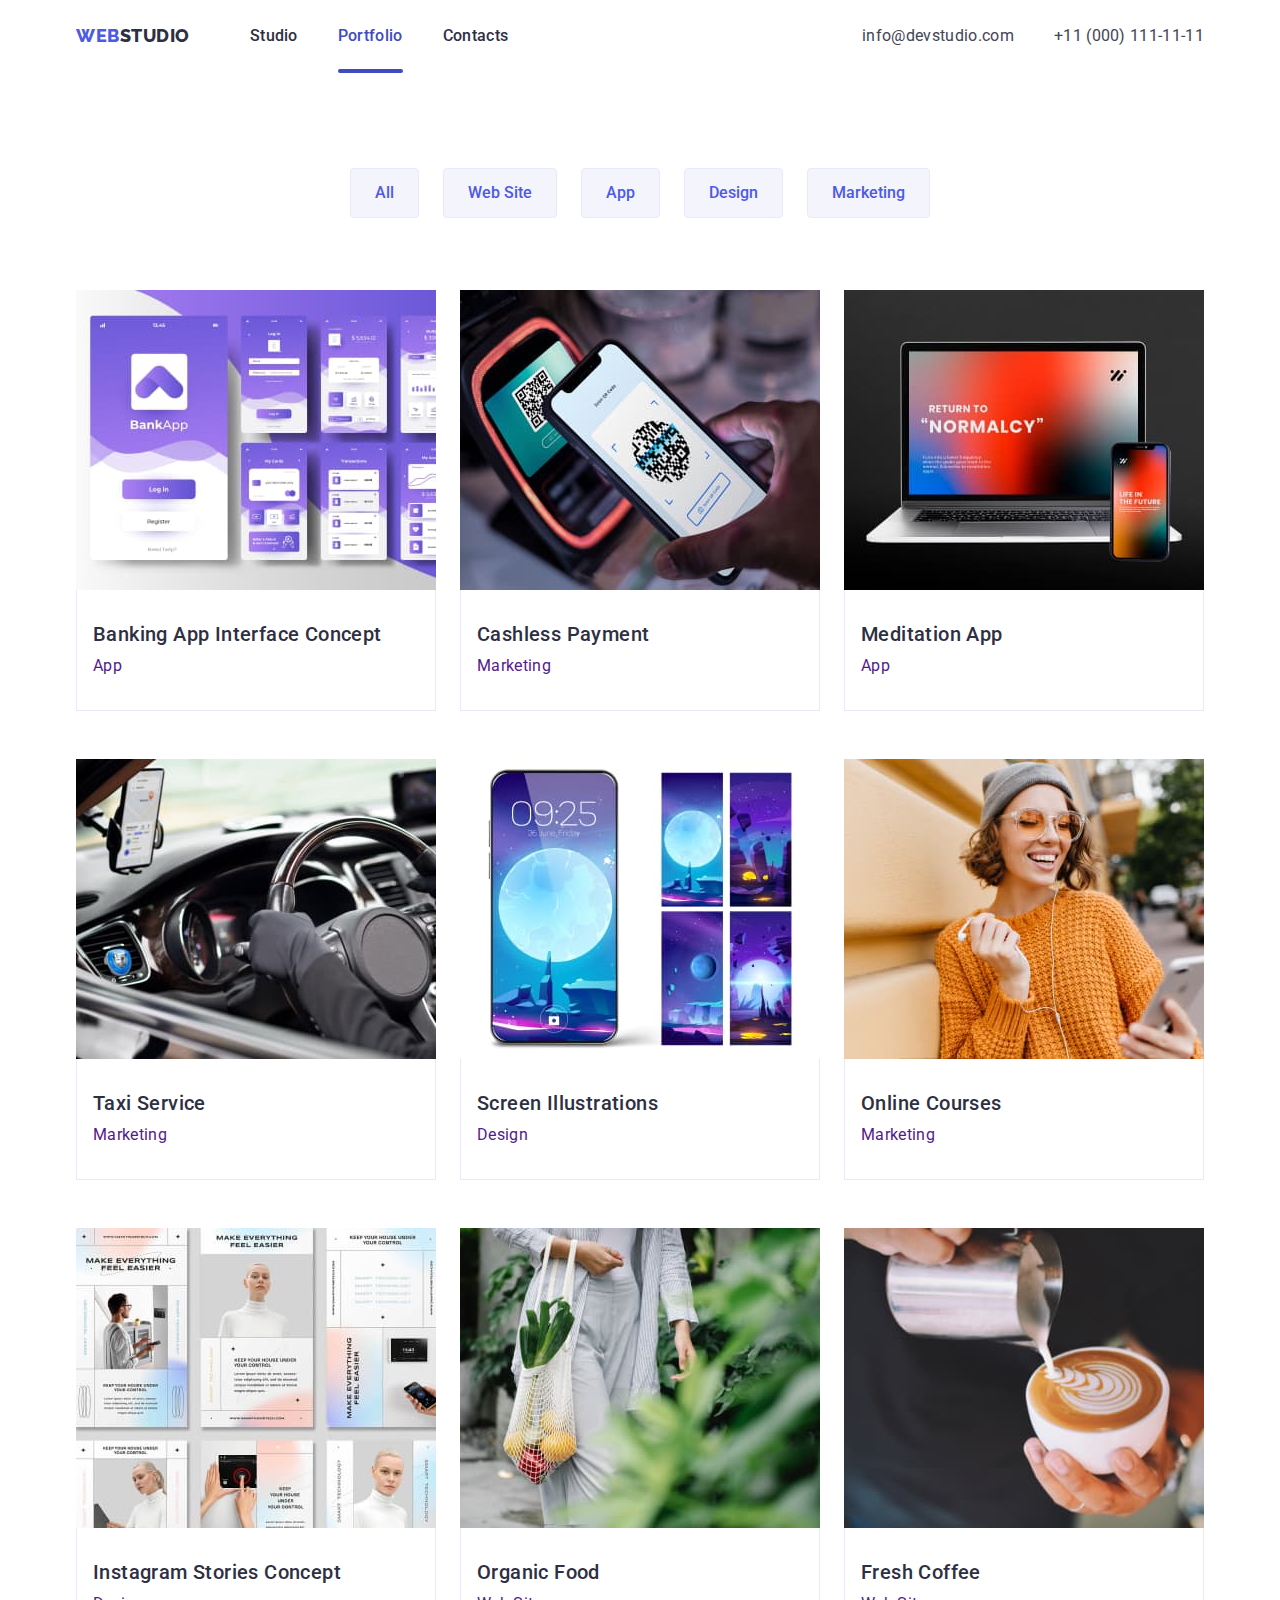
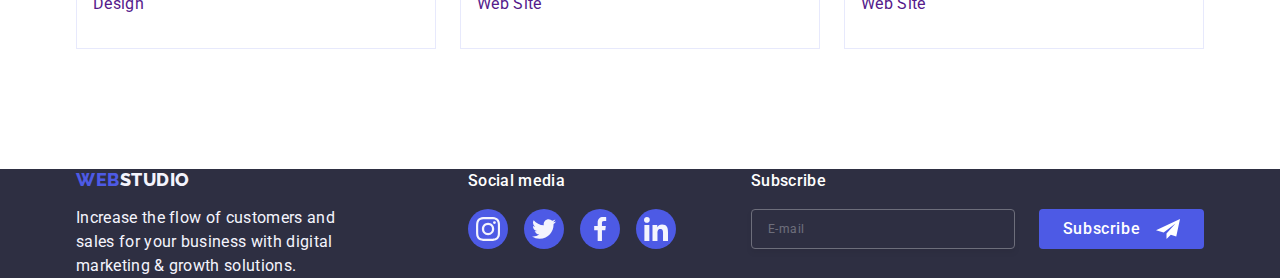
<file: portfolio.html>
<!DOCTYPE html>
<html lang="en">
  <head>
    <meta charset="UTF-8" />
    <meta http-equiv="X-UA-Compatible" content="IE=edge" />
    <meta name="viewport" content="width=device-width, initial-scale=1.0" />
    <meta
      name="description"
      content="We help companies develop competitiveness and agility using the software"
    />
    <link rel="preconnect" href="https://fonts.googleapis.com" />
    <link rel="preconnect" href="https://fonts.gstatic.com" crossorigin />

    <link
      href="https://fonts.googleapis.com/css2?family=Raleway:wght@800&family=Roboto:wght@400;500;700;900&display=swap"
      rel="stylesheet"
    />
    <link
      rel="stylesheet"
      href="https://cdnjs.cloudflare.com/ajax/libs/modern-normalize/2.0.0/modern-normalize.min.css"
    />

    <link rel="stylesheet" type="text/css" href="./css/styles.css" />
    <title>WebStudio</title>
  </head>

  <body>
    <!-- Header -->
    <header class="page-header">
      <div class="container navigation">
        <nav class="site-nav">
          <a class="logo link" href="./index.html" target="_self"
            >Web<span class="highlight">Studio</span></a
          >
          <ul class="nav-list">
            <li class="nav-item">
              <a
                class="nav-link nav-link-text"
                href="./index.html"
                target="_self"
                >Studio</a
              >
            </li>
            <li class="nav-item">
              <a
                class="nav-link active nav-link-text"
                href="./portfolio.html"
                target="_self"
                >Portfolio</a
              >
            </li>
            <li class="nav-item">
              <a class="nav-link nav-link-text" href="">Contacts</a>
            </li>
          </ul>
        </nav>

        <address class="address">
          <ul class="address-list">
            <li class="address-item">
              <a class="address-link header" href="mailto:info@devstudio.com"
                >info@devstudio.com</a
              >
            </li>
            <li class="address-item">
              <a class="address-link header" href="tel:+110001111111"
                >+11 (000) 111-11-11</a
              >
            </li>
          </ul>
        </address>
      </div>
    </header>
    <main>
      <section class="filters section">
        <div class="filters-box container">
          <h1 class="hero-filter visually-hidden">Filters</h1>
          <ul class="filters-btn-list list">
            <li class="btn-item">
              <button class="btn-filter" type="button">All</button>
            </li>
            <li class="btn-item">
              <button class="btn-filter" type="button">Web Site</button>
            </li>
            <li class="btn-item">
              <button class="btn-filter" type="button">App</button>
            </li>
            <li class="btn-item">
              <button class="btn-filter" type="button">Design</button>
            </li>
            <li class="btn-item">
              <button class="btn-filter" type="button">Marketing</button>
            </li>
          </ul>
          <ul class="filters-list list">
            <li class="filters-item">
              <a class="filters-link link" href="">
                <div class="filters-image-wrapper">
                  <img
                    class="portfolio-image"
                    src="./images/img20.jpg"
                    alt="different-screen-bank-app"
                    width="360"
                    height="300"
                  />
                  <p class="overlay-text overlay">
                    14 Stylish and User-Friendly App Design Concepts · Task
                    Manager App · Calorie Tracker App · Exotic Fruit Ecommerce
                    App · Cloud Storage App
                  </p>
                </div>
                <div class="filters-title-box">
                  <h2 class="header-three filters-title">
                    Banking App Interface Concept
                  </h2>
                  <p class="fltr-bx-text text">App</p>
                </div>
              </a>
            </li>
            <li class="filters-item">
              <a class="filters-link link" href="">
                <div class="filters-image-wrapper">
                  <img
                    class="portfolio-image"
                    src="./images/img21.jpg"
                    alt="different-screen-bank-app"
                    width="360"
                    height="300"
                  />
                  <p class="overlay-text overlay">
                    14 Stylish and User-Friendly App Design Concepts · Task
                    Manager App · Calorie Tracker App · Exotic Fruit Ecommerce
                    App · Cloud Storage App
                  </p>
                </div>
                <div class="filters-title-box">
                  <h2 class="header-three filters-title">Cashless Payment</h2>
                  <p class="fltr-bx-text text">Marketing</p>
                </div>
              </a>
            </li>
            <li class="filters-item">
              <a class="filters-link link" href="">
                <div class="filters-image-wrapper">
                  <img
                    class="portfolio-image"
                    src="./images/img22.jpg"
                    alt="different-screen-bank-app"
                    width="360"
                    height="300"
                  />
                  <p class="overlay-text overlay">
                    14 Stylish and User-Friendly App Design Concepts · Task
                    Manager App · Calorie Tracker App · Exotic Fruit Ecommerce
                    App · Cloud Storage App
                  </p>
                </div>
                <div class="filters-title-box">
                  <h2 class="header-three filters-title">Meditation App</h2>
                  <p class="fltr-bx-text text">App</p>
                </div>
              </a>
            </li>
            <li class="filters-item">
              <a class="filters-link link" href="">
                <div class="filters-image-wrapper">
                  <img
                    class="portfolio-image"
                    src="./images/img23.jpg"
                    alt="different-screen-bank-app"
                    width="360"
                    height="300"
                  />
                  <p class="overlay-text overlay">
                    14 Stylish and User-Friendly App Design Concepts · Task
                    Manager App · Calorie Tracker App · Exotic Fruit Ecommerce
                    App · Cloud Storage App
                  </p>
                </div>
                <div class="filters-title-box">
                  <h2 class="header-three filters-title">Taxi Service</h2>
                  <p class="fltr-bx-text text">Marketing</p>
                </div>
              </a>
            </li>
            <li class="filters-item">
              <a class="filters-link link" href="">
                <div class="filters-image-wrapper">
                  <img
                    class="portfolio-image"
                    src="./images/img24.jpg"
                    alt="different-screen-bank-app"
                    width="360"
                    height="300"
                  />
                  <p class="overlay-text overlay">
                    14 Stylish and User-Friendly App Design Concepts · Task
                    Manager App · Calorie Tracker App · Exotic Fruit Ecommerce
                    App · Cloud Storage App
                  </p>
                </div>
                <div class="filters-title-box">
                  <h2 class="header-three filters-title">
                    Screen Illustrations
                  </h2>
                  <p class="fltr-bx-text text">Design</p>
                </div>
              </a>
            </li>
            <li class="filters-item">
              <a class="filters-link link" href="">
                <div class="filters-image-wrapper">
                  <img
                    class="portfolio-image"
                    src="./images/img25.jpg"
                    alt="different-screen-bank-app"
                    width="360"
                    height="300"
                  />
                  <p class="overlay-text overlay">
                    14 Stylish and User-Friendly App Design Concepts · Task
                    Manager App · Calorie Tracker App · Exotic Fruit Ecommerce
                    App · Cloud Storage App
                  </p>
                </div>
                <div class="filters-title-box">
                  <h2 class="header-three filters-title">Online Courses</h2>
                  <p class="fltr-bx-text text">Marketing</p>
                </div>
              </a>
            </li>
            <li class="filters-item">
              <a class="filters-link link" href="">
                <div class="filters-image-wrapper">
                  <img
                    class="portfolio-image"
                    src="./images/img26.jpg"
                    alt="different-screen-bank-app"
                    width="360"
                    height="300"
                  />
                  <p class="overlay-text overlay">
                    14 Stylish and User-Friendly App Design Concepts · Task
                    Manager App · Calorie Tracker App · Exotic Fruit Ecommerce
                    App · Cloud Storage App
                  </p>
                </div>
                <div class="filters-title-box">
                  <h2 class="header-three filters-title">
                    Instagram Stories Concept
                  </h2>
                  <p class="fltr-bx-text text">Design</p>
                </div>
              </a>
            </li>
            <li class="filters-item">
              <a class="filters-link link" href="">
                <div class="filters-image-wrapper">
                  <img
                    class="portfolio-image"
                    src="./images/img27.jpg"
                    alt="different-screen-bank-app"
                    width="360"
                    height="300"
                  />
                  <p class="overlay-text overlay">
                    14 Stylish and User-Friendly App Design Concepts · Task
                    Manager App · Calorie Tracker App · Exotic Fruit Ecommerce
                    App · Cloud Storage App
                  </p>
                </div>
                <div class="filters-title-box">
                  <h2 class="header-three filters-title">Organic Food</h2>
                  <p class="fltr-bx-text text">Web Site</p>
                </div>
              </a>
            </li>
            <li class="filters-item">
              <a class="filters-link link" href="">
                <div class="filters-image-wrapper">
                  <img
                    class="portfolio-image"
                    src="./images/img28.jpg"
                    alt="different-screen-bank-app"
                    width="360"
                    height="300"
                  />
                  <p class="overlay-text overlay">
                    14 Stylish and User-Friendly App Design Concepts · Task
                    Manager App · Calorie Tracker App · Exotic Fruit Ecommerce
                    App · Cloud Storage App
                  </p>
                </div>
                <div class="filters-title-box">
                  <h2 class="header-three filters-title">Fresh Coffee</h2>
                  <p class="fltr-bx-text text">Web Site</p>
                </div>
              </a>
            </li>
          </ul>
        </div>
      </section>
    </main>
    <!-- Footer -->
    <footer class="page-footer">
      <div class="footer-box container">
        <div class="footer-logo-box">
          <a class="logo link" href="./index.html" target="_self">
            Web<span class="logo-highlight">Studio</span>
          </a>
          <p class="footer-text-logo text">
            Increase the flow of customers and sales for your business with
            digital marketing & growth solutions.
          </p>
        </div>
        <div class="footer-soc-box">
          <p class="footer-text-soc accent">Social media</p>
          <ul class="footer-soc-list">
            <li class="footer-soc-item">
              <a href="" class="footer-soc-link">
                <svg class="footer-soc-icon" width="24" height="24">
                  <use href="./images/icons.svg#icon-instagram-1"></use>
                </svg>
              </a>
            </li>
            <li class="footer-soc-item">
              <a href="" class="footer-soc-link">
                <svg class="footer-soc-icon" width="24" height="24">
                  <use href="./images/icons.svg#icon-twitter-2"></use>
                </svg>
              </a>
            </li>
            <li class="footer-soc-item">
              <a href="" class="footer-soc-link">
                <svg class="footer-soc-icon" width="24" height="24">
                  <use href="./images/icons.svg#icon-facebook-3"></use>
                </svg>
              </a>
            </li>
            <li class="footer-soc-item">
              <a href="" class="footer-soc-link">
                <svg class="footer-soc-icon" width="24" height="24">
                  <use href="./images/icons.svg#icon-linkedin-4"></use>
                </svg>
              </a>
            </li>
          </ul>
        </div>

        <div class="footer-form-wrap">
          <p class="footer-form-text">Subscribe</p>
          <form class="footer-form">
            <label class="footer-lbl" for="footer-user-email">
              <input
                id="footer-user-email"
                type="email"
                name="user-email"
                class="footer-input"
                placeholder="E-mail"
              />
            </label>
            <button class="footer-form-btn" type="submit">
              Subscribe
              <svg class="form-btn-icon" width="24" height="24">
                <use href="./images/icons.svg#icon-btn"></use>
              </svg>
            </button>
          </form>
        </div>
      </div>
    </footer>
  </body>
</html>
</file>
<file: css/styles.css>
:root {
  --primary-text-color: #2e2f42;
  --secondary-text-color: #434455;
  --accent-text-color: #ffffff;
  --primary-bg-color: #ffffff;
  --btn-main-color: #4d5ae5;
  --btn-second-color: #f4f4fd;
  --footer-text: #f4f4fd;
  --accent-bg-color: #2e2f42;
  --secondary-acnt-bg-color: #f4f4fd;
  --focus-hover: #404bbf;
  --main-gradient: linear-gradient(
    rgba(46, 47, 66, 0.7),
    rgba(46, 47, 66, 0.7)
  );
  --label-form-color: #8e8f99;
}

h1,
h2,
h3,
h4,
h5,
h6,
p {
  margin-top: 0;
  margin-bottom: 0;
}

ul,
ol {
  margin-top: 0;
  margin-bottom: 0;
  padding-left: 0;
  list-style-type: none;
}

img {
  display: block;
  max-width: 100%;
  height: auto;
}

body {
  color: var(--secondary-text-color);
  background-color: var(--primary-bg-color);
  font-family: "Roboto", sans-serif;
  font-weight: 400;
  font-size: 16px;
  line-height: 1.5;
  letter-spacing: 0.02em;
}

a {
  text-decoration: none;
}

button {
  cursor: pointer;
}

fieldset {
  padding: 0;
  margin: 0;
  border: none;
}

.section {
  padding: 96px 0px;
  margin: 0 auto;
}

@media only screen and (min-width: 1158px) {
  .section {
    padding: 120px 0px;
  }
}

.header-two {
  font-weight: 700;
  font-size: 36px;
  line-height: 1.11;
  text-align: center;
  letter-spacing: 0.02em;
  color: var(--primary-text-color);
}

.header-three {
  font-weight: 500;
  font-size: 20px;
  line-height: 1.2;
  letter-spacing: 0.02em;
  color: var(--primary-text-color);
}

.container {
  min-width: 320px;
  max-width: 428px;
  margin: 0 auto;
  padding: 0 16px;
}

@media screen and (min-width: 768px) {
  .container {
    max-width: 768px;
  }
}

@media screen and (min-width: 1158px) {
  .container {
    max-width: 1158px;
    padding: 0 15px;
  }
}

/* HEADER */

.page-header {
}

@media only screen and (min-width: 768px) {
  .page-header {
    padding: 0;
  }
}

.navigation {
  display: flex;
  align-items: center;
  justify-content: space-between;
}

@media only screen and (min-width: 768px) {
  .site-nav {
    display: flex;
    align-items: center;
    padding: 0 0;
  }
}

.logo {
  display: block;
  padding: 24px 0;
  align-items: center;

  color: var(--btn-main-color);
  font-family: "Raleway", sans-serif;
  text-transform: uppercase;
  font-weight: 800;
  font-size: 18px;
  line-height: 1.17;
  letter-spacing: 0.03em;
}

.highlight {
  color: var(--primary-text-color);
}

.nav-list {
  display: none;
}

@media only screen and (min-width: 768px) {
  .nav-list {
    margin-left: 120px;
    display: flex;
    gap: 40px;
  }
}

@media only screen and (min-width: 1158px) {
  .nav-list {
    margin-left: 60px;
  }
}

.nav-list:last-child {
  margin-right: 0px;
}

.nav-item {
  color: #404bbf;
  transition: color 250ms cubic-bezier(0.4, 0, 0.2, 1);
}

.nav-link {
  display: block;
  padding-top: 24px;
  padding-bottom: 24px;
  position: relative;
  transition: color 250ms cubic-bezier(0.4, 0, 0.2, 1);
}

.nav-link.active::after {
  content: "";

  display: block;
  width: 100%;
  height: 4px;
  border-radius: 2px;
  background-color: var(--focus-hover);

  position: absolute;
  bottom: -1px;
  left: 0;
}

.nav-link:hover,
.nav-link:focus {
  color: var(--focus-hover);
}

.nav-link-text {
  color: var(--primary-text-color);
  font-weight: 500;
  line-height: 1.5;
  letter-spacing: 0.02em;
}

.active {
  color: var(--focus-hover);
}

.address {
  display: none;
}

@media only screen and (min-width: 768px) {
  .address {
    width: 120px;
    display: flex;
    flex-wrap: wrap;
    font-style: normal;
  }
}

@media only screen and (min-width: 1158px) {
  .address {
    width: auto;
    display: flex;
  }
}

@media only screen and (max-width: 767px) {
  .address-list {
    display: none;
  }
}

@media only screen and (min-width: 768px) {
  .address-list {
    display: flex;
    flex-wrap: wrap;
    gap: 12px;
  }

  .address-item:last-child {
    margin-right: 0px;
  }
}

@media only screen and (min-width: 1158px) {
  .address-list {
    display: flex;
    gap: 40px;
    margin-left: auto;
  }

  .address-item:last-child {
    margin-right: 0px;
  }
}

.address-link {
  font-weight: 400;
  font-size: 16px;
  line-height: 1.5;
  letter-spacing: 0.02em;
  color: var(--secondary-text-color);

  transition: color 250ms cubic-bezier(0.4, 0, 0.2, 1);
}

@media only screen and (min-width: 768px) {
  .address-link {
    display: block;
    font-weight: 400;
    font-size: 12px;
    line-height: 1.17;
    letter-spacing: 0.02em;
    color: var(--secondary-text-color);

    transition: color 250ms cubic-bezier(0.4, 0, 0.2, 1);
  }
}

@media only screen and (min-width: 1158px) {
  .address-link {
    font-size: 16px;
  }
}

.address-link .address-link:hover,
.address-link:focus {
  color: var(--focus-hover);
}

.menu-toggle-icon {
  stroke: var(--accent-bg-color);
}

/* HERO */
.hero {
  max-width: 1600px;
  margin: 0 auto;

  padding: 188px 0;
  background-image: var(--main-gradient), url(../images/hero/mob@1x.jpg);
  background-repeat: no-repeat;
  background-position: center;
  background-size: cover;
}

@media (min-device-pixel-ratio: 2),
  (min-resolution: 192dpi),
  (min-resolution: 2dppx) {
  .hero {
    background-image: var(--main-gradient), url("../images/hero/mob@2x.jpg");
  }
}

@media only screen and (min-width: 481px) {
  .hero {
    background-image: var(--main-gradient), url("../images/hero/tab@1x.jpg");
  }

  @media (min-device-pixel-ratio: 2),
    (min-resolution: 192dpi),
    (min-resolution: 2dppx) {
    .hero {
      background-image: var(--main-gradient), url("../images/hero/tab@2x.jpg");
    }
  }
}

@media only screen and (min-width: 769px) {
  .hero {
    background-image: var(--main-gradient), url("../images/hero/desk@1x.jpg");
  }

  @media (min-device-pixel-ratio: 2),
    (min-resolution: 192dpi),
    (min-resolution: 2dppx) {
    .hero {
      background-image: var(--main-gradient), url("../images/hero/desk@2x.jpg");
    }
  }
}

@media only screen and (min-width: 768px) {
  .hero {
    padding: 112px 0;
  }
}

@media only screen and (min-width: 1158px) {
  .hero {
    padding: 112px 0;
    max-width: 1440px;
  }
}

.hero-warap {
  width: 320px;
  padding: 0 0;
}

@media only screen and (min-width: 768px) {
  .hero-warap {
    width: 496px;
  }
}

.hero-title {
  color: var(--accent-text-color);
  text-align: center;
  font-size: 36px;
  font-weight: 700;
  line-height: 1.12;
  letter-spacing: 0.02em;
  text-transform: capitalize;

  margin-bottom: 72px;
}

@media only screen and (min-width: 768px) {
  .hero-title {
    font-size: 56px;
  }
}

.hero-btn {
  display: block;
  padding: 0;
  margin-left: auto;
  margin-right: auto;
  min-width: 169px;
  height: 56px;
  border: none;
  margin-top: 48px;
  align-items: center;
  justify-content: center;

  font-family: "Roboto", sans-serif;
  color: var(--accent-text-color);
  background-color: var(--btn-main-color);
  font-style: normal;
  font-weight: 500;
  font-size: 16px;
  line-height: 1.5;
  letter-spacing: 0.04em;
  cursor: pointer;
  border-radius: 4px;

  transition-property: background-color;
  transition-duration: 250ms;
  transition-timing-function: cubic-bezier(0.4, 0, 0.2, 1);
}

.hero-btn:hover,
.hero-btn:focus {
  color: var(--accent-text-color);
  background-color: #404bbf;
}

/* FEAUTURES */

.visually-hidden {
  position: absolute;
  width: 1px;
  height: 1px;
  margin: -1px;
  border: 0;
  padding: 0;
  white-space: nowrap;
  clip-path: inset(100%);
  clip: rect(0 0 0 0);
  overflow: hidden;
}

@media only screen and (min-width: 1158px) {
  .features {
    padding-bottom: 0;
  }
}

.features-list {
  display: flex;
  flex-wrap: wrap;
  gap: 72px;
}

@media only screen and (min-width: 768px) {
  .features-list {
    gap: 72px 24px;
  }
}

@media only screen and (min-width: 768px) and (max-width: 1158px) {
  .features-item {
    flex-basis: calc((100% - 24px) / 2);
  }

  .features-item:not(:nth-last-child(-n + 2)) {
  }
}

@media only screen and (min-width: 1158px) {
  .features-item {
    flex-basis: calc((100% - 3 * 24px) / 4);
  }
}

@media only screen and (max-width: 1157px) {
  .features-link-wrapper {
    display: none;
  }
}

@media only screen and (min-width: 1158px) {
  .features-link-wrapper {
    display: flex;
    justify-content: center;
    align-items: center;
    width: 264px;
    height: 112px;
    border-radius: 4px;
    background-color: var(--secondary-acnt-bg-color);
    margin-bottom: 8px;
  }
}

@media only screen and (max-width: 1158px) {
  .features-icon {
    display: none;
  }
}

@media only screen and (min-width: 1158px) {
  .features-icon {
  }
}

.feature-subtitle {
  text-align: center;
  font-size: 36px;
  font-weight: 700;
  line-height: 1.2;
  letter-spacing: 0.02em;
  color: var(--primary-text-color);
  margin-bottom: 8px;
}

@media only screen and (min-width: 768px) {
  .feature-subtitle {
    text-align: left;
  }
}

@media only screen and (min-width: 1158px) {
  .feature-subtitle {
    font-weight: 500;
    font-size: 20px;
  }
}

@media only screen and (max-width: 1157px) {
  .feature-text {
    font-weight: 500;
  }
}

@media only screen and (min-width: 1158px) {
  .feature-text {
    font-weight: 400;
  }
}

/* Whatwearedoing*/

@media only screen and (max-width: 1158px) {
  .samples {
    display: none;
  }
}

.samples-title {
  margin-bottom: 72px;
}

.samples-list {
  display: flex;
  gap: 24px;
  margin-left: auto;
  margin-right: auto;
  background-color: var(--primary-bg-color);
}

.sample-list:last-child {
  margin-right: 0;
}

.sample-item {
  width: calc((100% - 2 * 24px) / 3);
}

/* TEAM */
.team {
  background-color: var(--secondary-acnt-bg-color);
}

.team-wrap {
}

@media only screen and (min-width: 768px) {
  .team-wrap {
    max-width: 584px;
  }
}

@media only screen and (min-width: 1158px) {
  .team-wrap {
    padding-right: 15px;
    padding-left: 15px;
  }
}

.team-title {
  margin-bottom: 72px;
}

.team-list {
  display: flex;
  flex-wrap: wrap;
  justify-content: center;
  gap: 72px;
}

@media only screen and (min-width: 768px) {
  .team-list {
    gap: 72px 24px;
  }
}

.team-item {
  background-color: var(--primary-bg-color);
  border-radius: 0px 0px 4px 4px;
  box-shadow: 0px 2px 1px 0px rgba(46, 47, 66, 0.08),
    0px 1px 1px 0px rgba(46, 47, 66, 0.16),
    0px 1px 6px 0px rgba(46, 47, 66, 0.08);
}

@media only screen and (min-width: 768px) and (max-width: 1158px) {
  .team-item {
    flex-basis: calc((100% - 24px) / 2);
  }
}

@media only screen and (min-width: 1158px) {
  .team-item {
    flex-basis: calc((100% - 3 * 24px) / 4);
    margin-bottom: 0;
  }
}

.team-item-wrapper {
  padding: 32px 0;
}

.team-subtitle {
  margin-bottom: 8px;
}

.team-subtitle {
  text-align: center;
}

.team-text {
  margin-bottom: 8px;
  text-align: center;
}

.team-soc-list {
  display: flex;
  width: 264px;
  gap: 24px;
  justify-content: center;
  align-items: center;
}

.team-soc-item {
  width: 40px;
  height: 40px;
}

.team-soc-link {
  display: flex;
  justify-content: center;
  align-items: center;

  width: 100%;
  height: 100%;

  background-color: var(--btn-main-color);
  border-radius: 50%;

  transition: background-color 250ms cubic-bezier(0.4, 0, 0.2, 1);
}

.team-soc-link:hover,
.team-soc-link:focus {
  background: var(--focus-hover);
}

.team-soc-icon {
  fill: var(--btn-second-color);
}

/* CUSTOMERS */

.section-title {
  margin-bottom: 72px;
}

@media only screen and (min-width: 320px) {
  .clients-list {
    display: flex;
    justify-content: center;
    flex-wrap: wrap;
    gap: 72px 16px;
  }
}
.customer-wrap {
  max-width: 584;
}
@media only screen and (min-width: 768px) {
  .clients-list {
    gap: 72px 24px;
  }
}

@media only screen and (min-width: 1158px) {
  .clients-list {
    width: 100%;
    justify-content: center;
    gap: 24px;
  }
}

@media only screen and (min-width: 320px) {
  .clients-item {
    flex-basis: calc((100% - 16px) / 2);
  }
}

@media only screen and (min-width: 768px) {
  .clients-item {
    flex-basis: calc((100% - 2 * 24px) / 3);
  }
}

@media only screen and (min-width: 1158px) {
  .clients-item {
    flex-basis: calc((100% - 5 * 24px) / 6);
  }
}

.clients-link {
  display: flex;
  justify-content: center;
  align-items: center;

  width: 100%;
  height: 88px;

  border-radius: 4px;
  border: 1px solid #8e8f99;

  color: #8e8f99;
  transition: border-color 250ms cubic-bezier(0.4, 0, 0.2, 1),
    color 250ms cubic-bezier(0.4, 0, 0.2, 1);
}

@media only screen and (min-width: 768px) {
  .clients-link {
  }
}

.clients-icon {
  fill: currentColor;
}

.clients-link:hover,
.clients-link:focus {
  border-color: #404bbf;
  color: #404bbf;
}

/* FOOTER*/

.page-footer {
  background-color: var(--accent-bg-color);
}

.footer-box {
  display: flex;
  flex-direction: column;
  gap: 72px;
}

.footer-logo-box .logo {
  text-align: center;
  padding: 0;
}

@media only screen and (min-width: 768px) {
  .footer-box {
    max-width: 584px;
    display: flex;
    flex-direction: row;
    flex-wrap: wrap;
    gap: 72px 24px;
  }
}

@media only screen and (min-width: 1158px) {
  .footer-box {
    display: flex;
    max-width: 1158px;
    gap: 0;
    padding: 0 15px;
  }
}

@media only screen and (min-width: 1158px) {
  .footer-logo-box {
    margin-right: 128px;
    margin-bottom: 0;
  }
}

.page-footer .link {
  display: inline-block;
  margin: 0 0 16px 0;
  width: 100%;
  transition: color 250ms cubic-bezier(0.4, 0, 0.2, 1);
}

@media only screen and (min-width: 768px) {
  .page-footer .link {
    display: flex;
    text-align: left;
    width: auto;
  }
}

@media only screen and (min-width: 768px) {
  .page-footer .link {
    margin-bottom: 16px;
  }
}

.page-footer .logo-highlight {
  color: #f4f4fd;
}

.footer-text-logo {
  color: var(--secondary-acnt-bg-color);
  margin: 0 auto;
  text-align: left;
  width: 264px;
}

@media only screen and (min-width: 1158px) {
  .footer-soc-box {
    margin-right: auto;
  }
}

.footer-soc-list {
  display: flex;
  gap: 16px;
  justify-content: center;
  align-items: center;
}

.footer-soc-item {
  background-color: 250ms cubic-bezier(0.4, 0, 0.2, 1);
  transition: background-color 250ms cubic-bezier(0.4, 0, 0.2, 1);
}

.footer-soc-link {
  display: flex;
  justify-content: center;
  align-items: center;
  border-radius: 50%;
  width: 40px;
  height: 40px;
  background-color: var(--btn-main-color);
  transition: background-color 250ms cubic-bezier(0.4, 0, 0.2, 1);
}

.footer-text-soc {
  text-align: center;
  margin-bottom: 16px;
  color: var(--accent-text-color);
  font-weight: 500;
}

@media only screen and (min-width: 768px) {
  .footer-text-soc {
    text-align: left;
    margin-bottom: 16px;
  }
}

@media only screen and (min-width: 1158px) {
  .footer-text-soc {
    margin-bottom: 16px;
  }
}

.footer-soc-icon {
  fill: var(--secondary-acnt-bg-color);
}

.footer-soc-link:hover,
.footer-soc-link:focus {
  background-color: #31d0aa;
}

/* FOOTER - FORM */

.footer-form-text {
  text-align: center;
  margin-bottom: 16px;
  font-weight: 500;
  font-size: 16px;
  line-height: 1.5;
  letter-spacing: 0.02em;
  color: var(--accent-text-color);
}

@media only screen and (min-width: 768px) {
  .footer-form-text {
    display: flex;
  }
}

@media only screen and (min-width: 768px) {
  .footer-form {
    display: flex;
    flex-wrap: wrap;
    justify-content: center;
    gap: 24px;
  }
}

.footer-lbl {
  margin-bottom: 16px;
}

@media only screen and (min-width: 768px) {
  .footer-lbl {
    margin-bottom: 0;
  }
}

.footer-input {
  width: 100%;

  padding: 0 16px;
  height: 40px;

  border: 1px solid var(--accent-text-color);
  border-radius: 4px;
  opacity: 0.30000001192092896;
  box-shadow: 0px 4px 4px 0px rgba(0, 0, 0, 0.15);

  background-color: transparent;

  color: var(--accent-text-color);
  font-size: 12px;
  line-height: 1.5;
  letter-spacing: 0.04em;
}

@media only screen and (min-width: 768px) {
  .footer-input {
    width: 264px;
  }
}

.footer-input::placeholder {
  color: var(--accent-text-color);
}

.footer-form-btn {
  margin: 0 auto;
  margin-top: 24px;
  display: flex;
  justify-content: center;
  align-items: center;
  min-width: 165px;
  height: 40px;

  font-family: "Roboto", sans-serif;
  font-size: 16px;
  font-weight: 500;
  line-height: 1.5;
  letter-spacing: 0.04em;
  color: #ffffff;
  cursor: pointer;
  background-color: #4d5ae5;
  border: none;
  border-radius: 4px;
  transition: background-color 250ms cubic-bezier(0.4, 0, 0.2, 1);
}

@media only screen and (min-width: 768px) {
  .footer-form-btn {
    margin: 0;
  }
}

.form-btn-icon {
  margin-left: 16px;
  fill: var(--accent-text-color);
}

/* PORTFOLIO */

.filters {
  padding-top: 96px;
  padding-bottom: 120px;
}

/* Buttons */

.filters-btn-list {
  display: flex;
  justify-content: center;
  gap: 24px;
  margin-bottom: 72px;
}

.btn-filter {
  padding: 12px 24px;
  background: #f4f4fd;
  border-radius: 4px;
  border: 1px solid #e7e9fc;

  font-family: "Roboto";
  font-style: normal;
  font-weight: 500;
  font-size: 16px;
  line-height: 1.5;
  color: #4d5ae5;

  transition: color 250ms cubic-bezier(0.4, 0, 0.2, 1),
    background-color 250ms cubic-bezier(0.4, 0, 0.2, 1),
    border-color 250ms cubic-bezier(0.4, 0, 0.2, 1),
    box-shadow 250ms cubic-bezier(0.4, 0, 0.2, 1);
}

.btn-filter:hover,
.btn-filter:focus {
  background-color: #404bbf;
  color: #ffffff;
  cursor: pointer;
  border: 1px solid transparent;
  box-shadow: 0px 3px 1px rgba(0, 0, 0, 0.1), 0px 2px 1px rgba(0, 0, 0, 0.08),
    0px 2px 2px rgba(0, 0, 0, 0.12);
}

.filters-list {
  display: flex;
  flex-wrap: wrap;
  column-gap: 24px;
  row-gap: 48px;
}

.filters-item {
  display: block;
  transition: box-shadow 250ms cubic-bezier(0.4, 0, 0.2, 1);
  width: calc((100% - 24px * 2) / 3);
}

.filters-title-box {
  display: block;
  padding: 32px 16px;
  border: 1px solid #e7e9fc;
  border-top: none;
}

.filters-title {
  text-align: left;
  margin-bottom: 8px;
}

.filters-image-wrapper {
  position: relative;
  overflow: hidden;
}

.overlay {
  position: absolute;
  top: 0;
  left: 0;

  font-size: 16px;
  line-height: 1.5;
  letter-spacing: 0.02em;
  color: var(--secondary-acnt-bg-color);

  padding: 40px 32px;
  width: 100%;
  height: 100%;

  transform: translateY(100%);

  padding: 40px 32px;
  background-color: var(--btn-main-color);

  transition: transform 250ms cubic-bezier(0.4, 0, 0.2, 1);
}

.filters-link {
  display: block;
  transition: box-shadow 250ms cubic-bezier(0.4, 0, 0.2, 1);
}

.filters-link:hover {
  box-shadow: 0px 1px 6px rgba(46, 47, 66, 0.08),
    0px 1px 1px rgba(46, 47, 66, 0.16), 0px 2px 1px rgba(46, 47, 66, 0.08);
  transform: translateY(0%);
}

.filters-item:hover .overlay {
  transform: translateY(0);
}
/* MODAL */

.backdrop {
  position: fixed;
  top: 0;
  left: 0;

  width: 100%;
  height: 100%;
  background-color: rgba(46, 47, 66, 0.4);
}

.backdrop.is-hidden {
  opacity: 0;
  pointer-events: none;
  visibility: hidden;
  transition: opacity 250ms cubic-bezier(0.4, 0, 0.2, 1),
    visibility 250ms cubic-bezier(0.4, 0, 0.2, 1);
}

.modal {
  padding: 72px 24px 16px;
  position: absolute;
  top: 50%;
  left: 50%;

  transform: translateX(-50%) translateY(-50%);

  width: 392px;
  min-height: 584px;
  border-radius: 4px;
  box-shadow: 0px 2px 1px 0px rgba(0, 0, 0, 0.2),
    0px 1px 3px 0px rgba(0, 0, 0, 0.12), 0px 1px 1px 0px rgba(0, 0, 0, 0.14);
  background-color: #fcfcfc;

  transition: transform 250ms cubic-bezier(0.4, 0, 0.2, 1);
}

@media only screen and (max-width: 427.8px) {
  .modal {
    width: 90%;
  }
}

@media only screen and (min-width: 768px) {
  .modal {
    width: 408px;
    padding: 72px 24px 24px;
  }
}

.modal-btn {
  padding: 0;
  position: absolute;
  top: 24px;
  right: 24px;

  display: flex;
  justify-content: center;
  align-items: center;

  width: 24px;
  height: 24px;
  border-radius: 50%;
  border: 1px solid rgba(0, 0, 0, 0.1);
  background-color: #e7e9fc;

  transition: background-color 250ms cubic-bezier(0.4, 0, 0.2, 1),
    border 250ms cubic-bezier(0.4, 0, 0.2, 1);
}

.modal-btn:hover,
.modal-btn:focus {
  background-color: #404bbf;
  border: none;
}

.modal-icon {
  fill: var(--accent-bg-color);
  transition: fill 250ms cubic-bezier(0.4, 0, 0.2, 1);
}

.modal-btn:hover .modal-icon,
.modal-btn:focus .modal-icon {
  fill: #ffffff;
}

.modal-form-title {
  margin-bottom: 16px;
  text-align: center;
  width: 100%;

  font-weight: 500;
  font-size: 16px;
  line-height: 1.5;
  letter-spacing: 0.02em;
  color: #2e2f42;
}

/* Forma modal hero*/

.field-wrap {
  margin-bottom: 8px;
}

.form-lbl {
  display: block;
  margin-bottom: 4px;

  font-size: 12px;
  line-height: 1.17;
  letter-spacing: 0.04em;
  color: var(--label-form-color);
}

.input-wrap {
  position: relative;
}

.form-input {
  width: 100%;
  height: 40px;

  border: 1px solid rgba(46, 47, 66, 0.4);
  border-radius: 4px;
  background-color: transparent;
  padding-left: 38px;
  outline: transparent;
  transition: border-color 250ms cubic-bezier(0.4, 0, 0.2, 1);
}

.form-input:focus {
  border: 1px solid var(--btn-main-color);
}

.form-input-icon {
  position: absolute;
  top: 50%;
  left: 16px;
  transform: translateY(-50%);
  transition: fill 250ms cubic-bezier(0.4, 0, 0.2, 1);
}

.form-input:focus + .form-input-icon {
  fill: var(--btn-main-color);
}

.field-comment-wrap {
  margin-bottom: 16px;
}

.form-input-comment {
  width: 100%;
  height: 120px;
  font-size: 12px;
  line-height: 1.17;
  letter-spacing: 0.04em;
  color: rgba(46, 47, 66, 0.4);
  border: 1px solid rgba(46, 47, 66, 0.4);
  border-radius: 4px;
  background-color: transparent;
  padding: 8px 16px;
  outline: transparent;
  resize: none;
  transition: border-color 250ms cubic-bezier(0.4, 0, 0.2, 1);
}

.form-input-comment:focus {
  border-color: #4d5ae5;
}

.form-chbx-wrap {
  margin-bottom: 24px;
}

.form-chbx-lbl {
  font-size: 12px;
  line-height: 1.17;
  letter-spacing: 0.04em;
  color: var(--label-form-color);
}

.chbx-lbl-span {
  display: inline-flex;
  align-items: center;
  justify-content: center;
  fill: transparent;

  width: 16px;
  height: 16px;
  border: 1px solid rgba(46, 47, 66, 0.4);
  border-radius: 2px;
  transition: background-color 250ms cubic-bezier(0.4, 0, 0.2, 1),
    border 250ms cubic-bezier(0.4, 0, 0.2, 1),
    fill 250ms cubic-bezier(0.4, 0, 0.2, 1);
}

.form-chbx-input:checked + .form-chbx-lbl .chbx-lbl-span {
  background-color: var(--focus-hover);
  border: none;
  fill: var(--secondary-acnt-bg-color);
}

.form-chbx-icon {
  opacity: 0;
}

.form-chbx-input:checked + .form-chbx-lbl .chbx-lbl-span > .form-chbx-icon {
  opacity: 1;
  transition: background-color 250ms cubic-bezier(0.4, 0, 0.2, 1),
    border 250ms cubic-bezier(0.4, 0, 0.2, 1),
    fill 250ms cubic-bezier(0.4, 0, 0.2, 1);
}

.chbx-link {
  color: var(--btn-main-color);
}

.modal-form-btn {
  display: block;
  min-width: 169px;
  margin: 0 auto;
  height: 56px;
  font-family: "Roboto", sans-serif;
  font-size: 16px;
  font-weight: 500;
  line-height: 1.5;
  letter-spacing: 0.04em;
  color: #ffffff;
  cursor: pointer;
  background-color: #4d5ae5;
  border: none;
  border-radius: 4px;
  transition: background-color 250ms cubic-bezier(0.4, 0, 0.2, 1);
}

/**Mobile menu*/

.menu-toggle {
  display: flex;
  align-items: center;
  justify-content: center;

  margin: 0;
  padding: 0;
  background-color: transparent;
  cursor: pointer;
  border: none;
  outline: none;
}

.js-close-menu {
  width: 24px;
  height: 24px;
  border-radius: 50%;
  border: 1px solid rgba(0, 0, 0, 0.1);
  background-color: var(--accent-text-color);
  transition: background-color 250ms cubic-bezier(0.4, 0, 0.2, 1),
    border 250ms cubic-bezier(0.4, 0, 0.2, 1);
}

@media (min-width: 768px) {
  .menu-toggle {
    display: none;
  }
}

.menu-toggle:hover,
.menu-toggle:focus {
  background-color: rgba(0, 0, 0, 0.1);
}

.menu-container {
  display: flex;
  flex-direction: column;
  position: fixed;
  top: 0;
  left: 0;
  width: 100%;
  height: 100%;
  padding-left: 40px;
  padding-top: 80px;
  padding-bottom: 40px;
  background-color: var(--accent-text-color);
  z-index: 999;

  transform: translateX(100%);
  transition: transform 250ms ease-in-out;
  overflow: auto;
}

.menu-container.is-open {
  transform: translateX(0);
}

.menu-container .menu-toggle {
  position: absolute;
  top: 24px;
  right: 24px;
  color: #fff;
}

.mobile-menu {
  display: flex;
  flex-direction: column;
  list-style: none;
  margin-bottom: auto;
}

.menu-item:not(:last-child) {
  margin-bottom: 40px;
}

.mobile-menu .link {
  display: block;
  padding: 0px;
  color: var(--accent-bg-color);
  text-decoration: none;
  font-family: Roboto, sans-serif;
  font-size: 36px;
  font-weight: 700;
  line-height: 1.11;
  letter-spacing: 0.02em;
  text-transform: capitalize;
}
.mobile-nav {
  margin-bottom: auto;
}

.mobile-address-list {
  display: flex;
  flex-direction: column;
  gap: 40px;
}
.address-mobile {
  margin-bottom: 48px;
  margin-top: auto;
}

.mobile-address-link {
  color: var(--btn-main-color);
  /* Header 2 */
  font-family: Roboto;
  font-size: 36px;
  font-style: normal;
  font-weight: 700;
  line-height: 40px;

  letter-spacing: 0.72px;
}

@media only screen and (max-width: 427.8px) {
  .mobile-address-link {
    font-size: 24px;
  }
}

.mobile-address-list li:last-child .mobile-address-link {
  color: var(--secondary-text-color);
  font-family: Roboto;
  font-size: 20px;
  font-style: normal;
  font-weight: 500;
  line-height: 1.2;
  letter-spacing: 0.02em;
}

.mobile-soc-list {
  display: flex;
  width: 328px;
  gap: 56px;
  justify-content: center;
  align-items: center;
}

@media only screen and (max-width: 427.8px) {
  .mobile-soc-list {
    width: 268px;
    gap: 24px;
    justify-content: space-between;
  }
}

.mobile-soc-item {
  width: 40px;
  height: 40px;
}

.mobile-menu .active-menu {
  color: var(--focus-hover);
}

.mobile-soc-link {
  display: flex;
  justify-content: center;
  align-items: center;

  width: 100%;
  height: 100%;

  background-color: var(--btn-main-color);
  border-radius: 50%;

  transition: background-color 250ms cubic-bezier(0.4, 0, 0.2, 1);
}

.mobile-soc-link:hover,
.mobile-soc-link:focus {
  background: var(--focus-hover);
}

.mobile-soc-icon {
  fill: var(--btn-second-color);
}
.menu-scroll-container {
}
</file>
